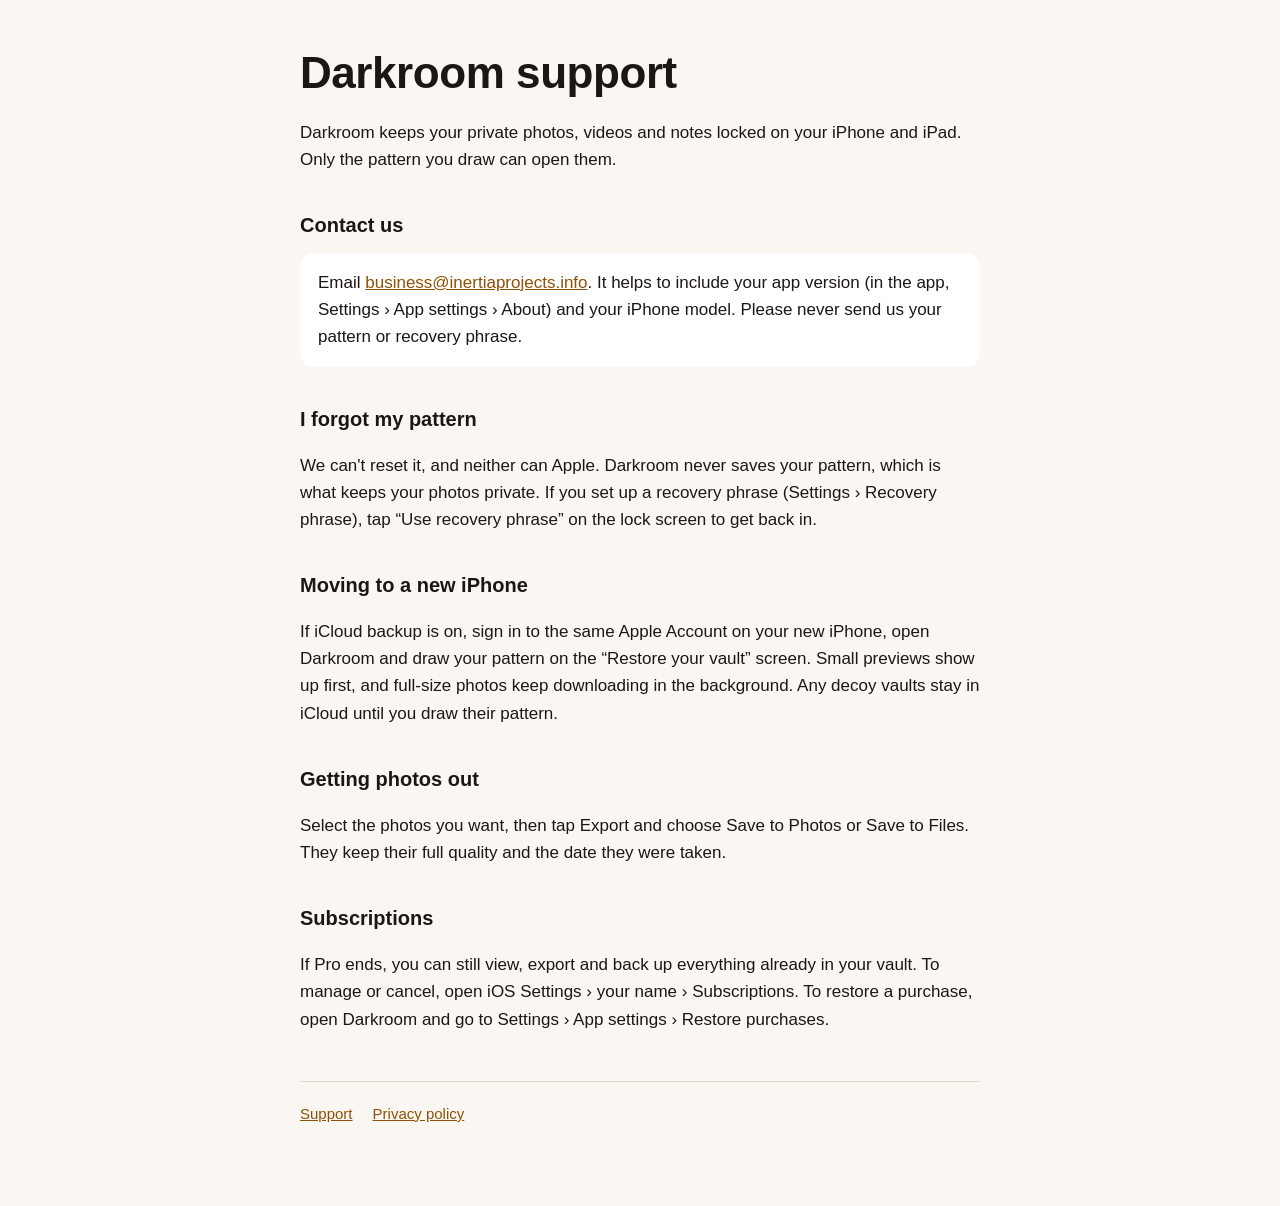
<file: index.html>
<!doctype html>
<html lang="en"><head><meta charset="utf-8"><meta name="viewport" content="width=device-width, initial-scale=1">
<title>Darkroom: Photo Vault · Support</title><link rel="stylesheet" href="style.css"></head>
<body><main>
<h1>Darkroom support</h1>
<p>Darkroom keeps your private photos, videos and notes locked on your iPhone and iPad. Only the pattern you draw can open them.</p>

<h2>Contact us</h2>
<div class="card">Email <a href="mailto:business@inertiaprojects.info">business@inertiaprojects.info</a>. It helps to include your app version (in the app, Settings › App settings › About) and your iPhone model. Please never send us your pattern or recovery phrase.</div>

<h2>I forgot my pattern</h2>
<p>We can't reset it, and neither can Apple. Darkroom never saves your pattern, which is what keeps your photos private. If you set up a recovery phrase (Settings › Recovery phrase), tap “Use recovery phrase” on the lock screen to get back in.</p>

<h2>Moving to a new iPhone</h2>
<p>If iCloud backup is on, sign in to the same Apple Account on your new iPhone, open Darkroom and draw your pattern on the “Restore your vault” screen. Small previews show up first, and full-size photos keep downloading in the background. Any decoy vaults stay in iCloud until you draw their pattern.</p>

<h2>Getting photos out</h2>
<p>Select the photos you want, then tap Export and choose Save to Photos or Save to Files. They keep their full quality and the date they were taken.</p>

<h2>Subscriptions</h2>
<p>If Pro ends, you can still view, export and back up everything already in your vault. To manage or cancel, open iOS Settings › your name › Subscriptions. To restore a purchase, open Darkroom and go to Settings › App settings › Restore purchases.</p>

<nav><a href="./">Support</a><a href="privacy.html">Privacy policy</a></nav>
</main></body></html>
</file>
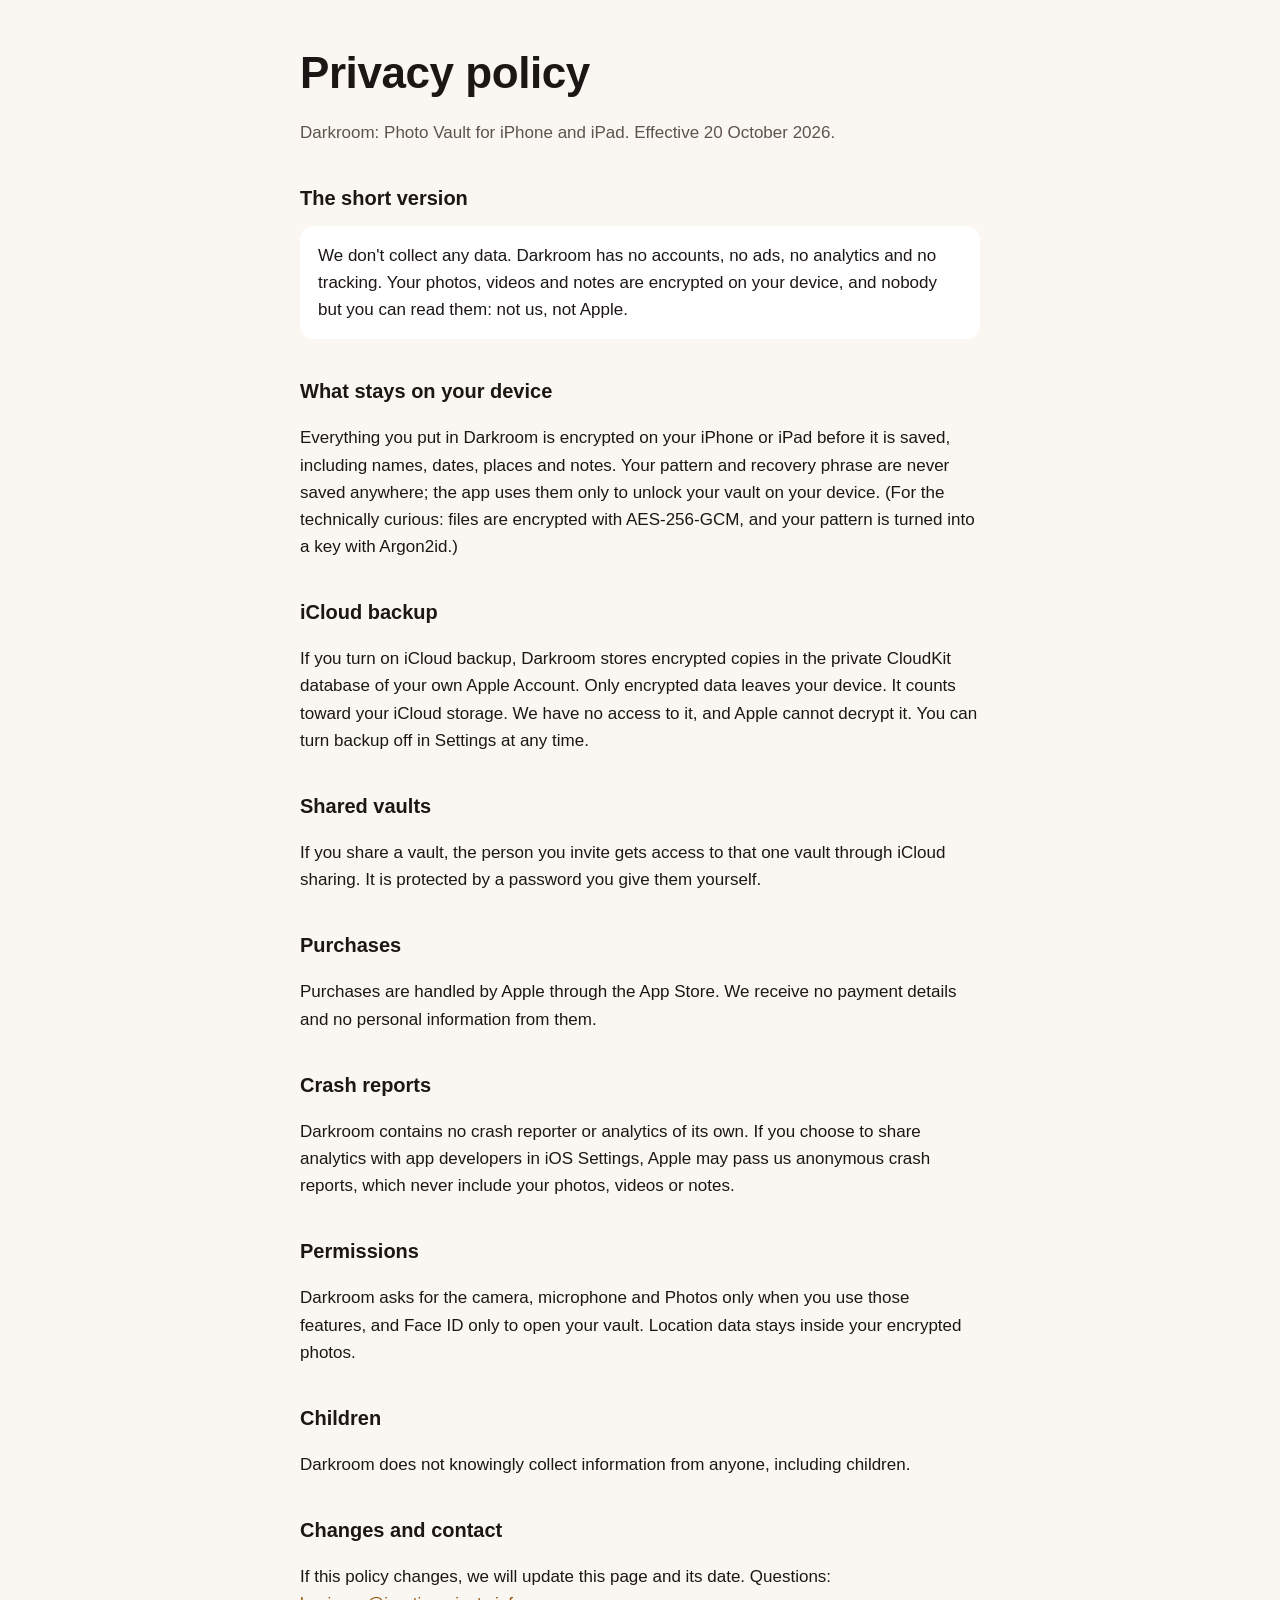
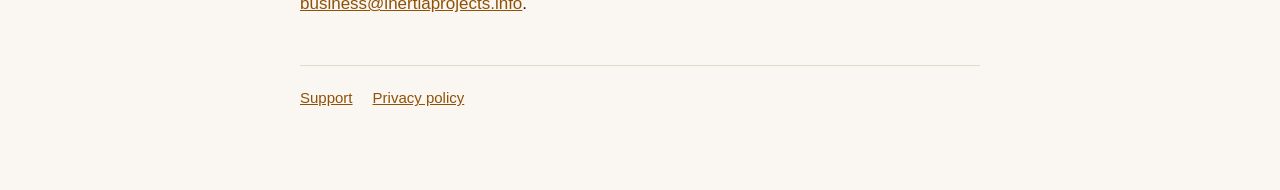
<file: privacy.html>
<!doctype html>
<html lang="en"><head><meta charset="utf-8"><meta name="viewport" content="width=device-width, initial-scale=1">
<title>Darkroom: Photo Vault · Privacy policy</title><link rel="stylesheet" href="style.css"></head>
<body><main>
<h1>Privacy policy</h1>
<p class="muted">Darkroom: Photo Vault for iPhone and iPad. Effective 20 October 2026.</p>

<h2>The short version</h2>
<div class="card">We don't collect any data. Darkroom has no accounts, no ads, no analytics and no tracking. Your photos, videos and notes are encrypted on your device, and nobody but you can read them: not us, not Apple.</div>

<h2>What stays on your device</h2>
<p>Everything you put in Darkroom is encrypted on your iPhone or iPad before it is saved, including names, dates, places and notes. Your pattern and recovery phrase are never saved anywhere; the app uses them only to unlock your vault on your device. (For the technically curious: files are encrypted with AES-256-GCM, and your pattern is turned into a key with Argon2id.)</p>

<h2>iCloud backup</h2>
<p>If you turn on iCloud backup, Darkroom stores encrypted copies in the private CloudKit database of your own Apple Account. Only encrypted data leaves your device. It counts toward your iCloud storage. We have no access to it, and Apple cannot decrypt it. You can turn backup off in Settings at any time.</p>

<h2>Shared vaults</h2>
<p>If you share a vault, the person you invite gets access to that one vault through iCloud sharing. It is protected by a password you give them yourself.</p>

<h2>Purchases</h2>
<p>Purchases are handled by Apple through the App Store. We receive no payment details and no personal information from them.</p>

<h2>Crash reports</h2>
<p>Darkroom contains no crash reporter or analytics of its own. If you choose to share analytics with app developers in iOS Settings, Apple may pass us anonymous crash reports, which never include your photos, videos or notes.</p>

<h2>Permissions</h2>
<p>Darkroom asks for the camera, microphone and Photos only when you use those features, and Face ID only to open your vault. Location data stays inside your encrypted photos.</p>

<h2>Children</h2>
<p>Darkroom does not knowingly collect information from anyone, including children.</p>

<h2>Changes and contact</h2>
<p>If this policy changes, we will update this page and its date. Questions: <a href="mailto:business@inertiaprojects.info">business@inertiaprojects.info</a>.</p>

<nav><a href="./">Support</a><a href="privacy.html">Privacy policy</a></nav>
</main></body></html>
</file>
<file: style.css>
:root { --bg:#0C0A09; --panel:#1A1512; --line:#2A2420; --text:#EDE6DF; --muted:#A89F96; --safelight:#E2453A; --amber:#F2B35E; --ok:#6FB98F; }
* { box-sizing: border-box; }
body { margin:0; background:var(--bg); color:var(--text); font:17px/1.6 -apple-system, BlinkMacSystemFont, "Segoe UI", Roboto, Helvetica, Arial, sans-serif; }
main { max-width: 720px; margin: 0 auto; padding: 48px 20px 80px; }
h1 { font-weight:700; font-size:clamp(32px, 7vw, 44px); line-height:1.15; letter-spacing:-.01em; margin:0 0 20px; }
h2 { font-size:20px; font-weight:650; color:var(--text); margin:36px 0 8px; }
p, li { color:var(--text); } .muted { color:var(--muted); }
a { color:var(--amber); }
.card { background:var(--panel); border-radius:14px; padding:16px 18px; margin:12px 0; }
nav { display:flex; gap:20px; font-size:15px; margin-top:48px; border-top:1px solid var(--line); padding-top:20px; }
@media (prefers-color-scheme: light) {
  :root { --bg:#FAF7F2; --panel:#FFFFFF; --line:#E3DACE; --text:#1C1714; --muted:#5E544B; --amber:#8F5106; }
}
</file>
